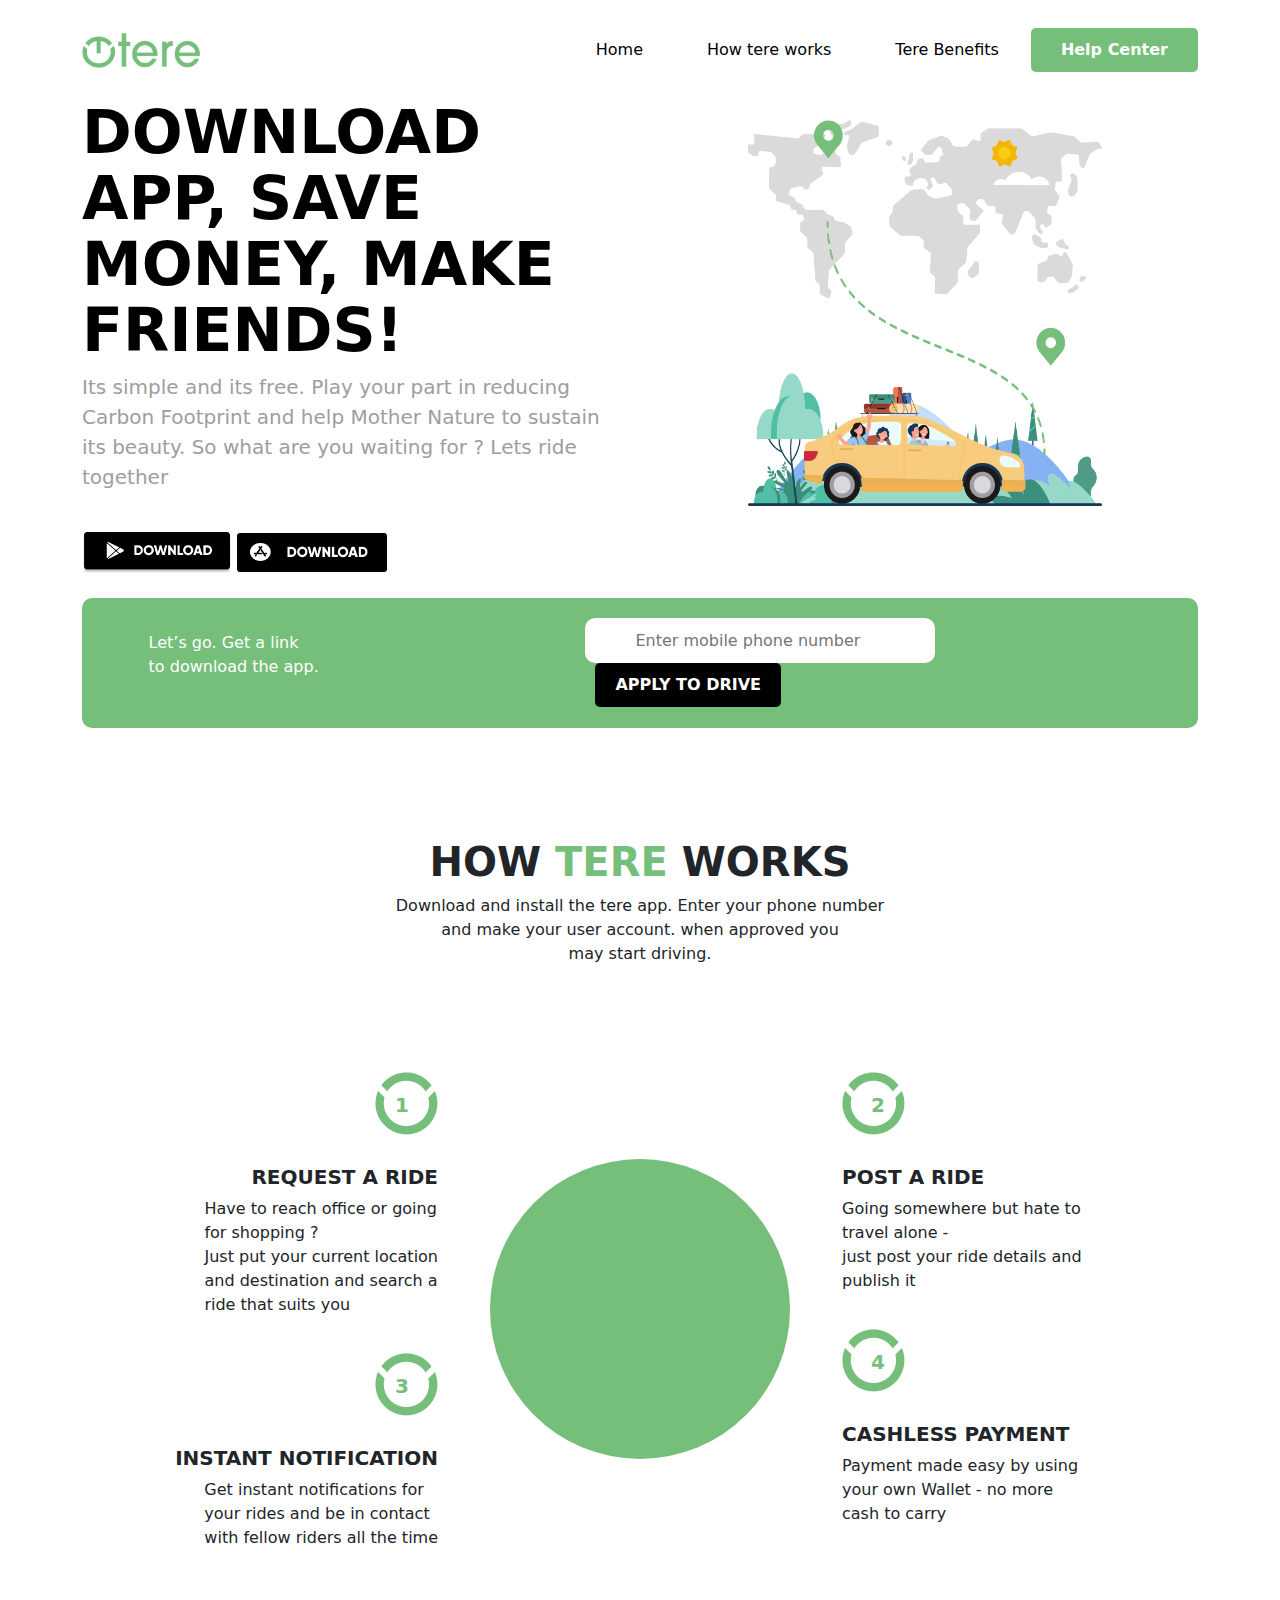
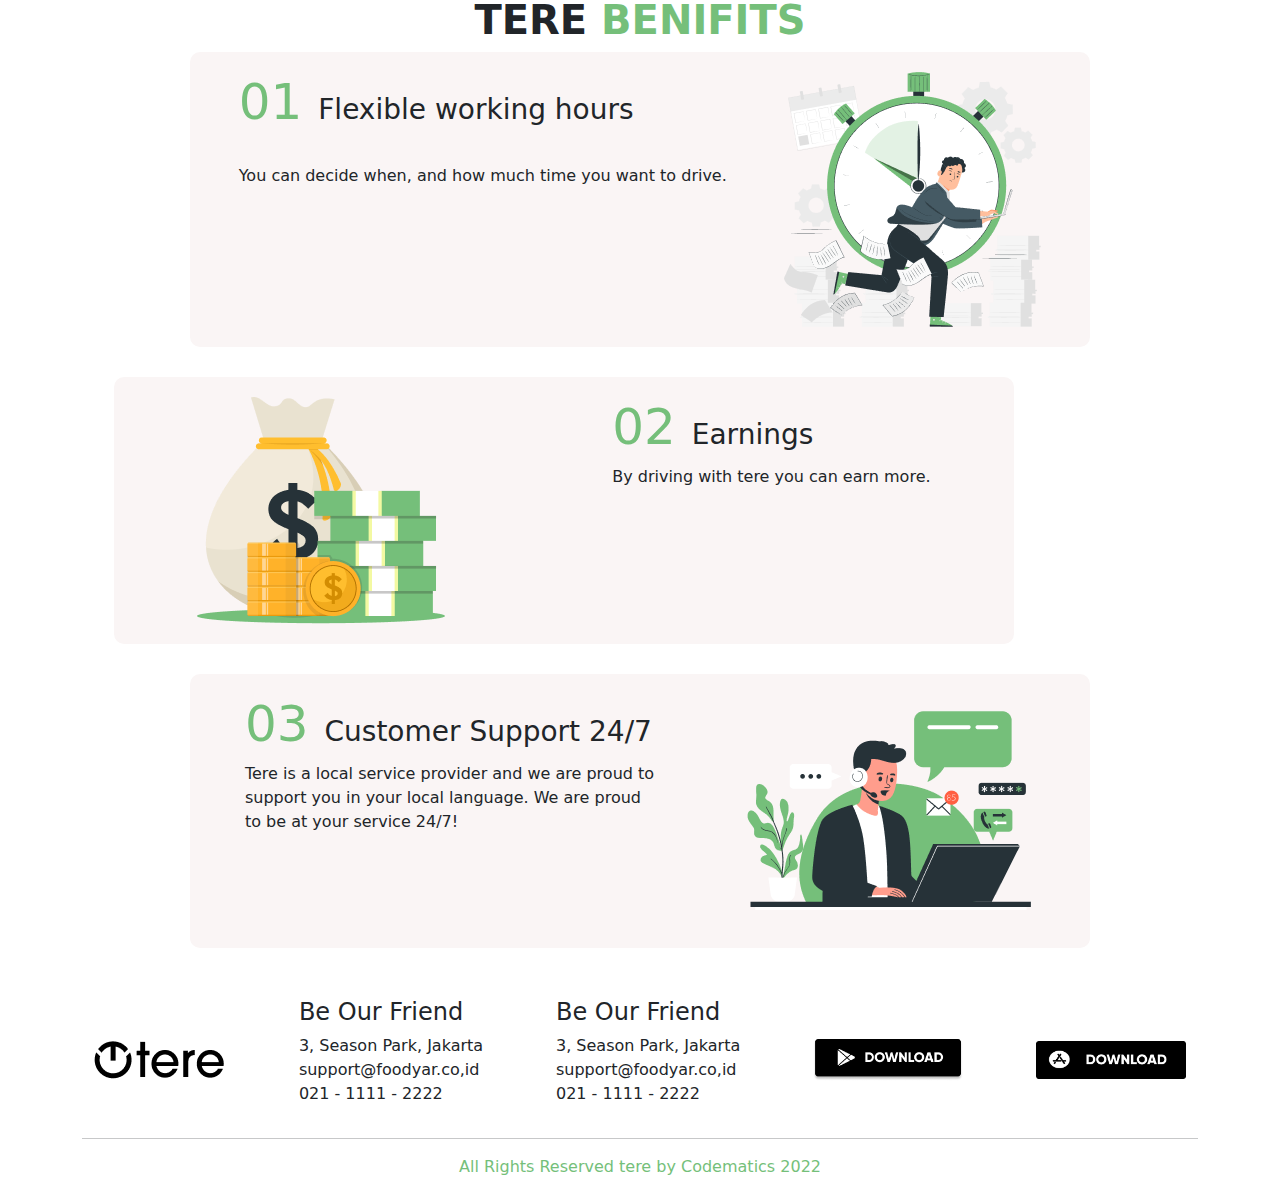
<file: otere/index.html>
<!DOCTYPE html>
<html lang="en">

<head>
    <meta charset="UTF-8">
    <meta name="viewport" content="width=device-width, initial-scale=1.0">
    <link href="https://cdn.jsdelivr.net/npm/bootstrap@5.3.3/dist/css/bootstrap.min.css" rel="stylesheet"
        integrity="sha384-QWTKZyjpPEjISv5WaRU9OFeRpok6YctnYmDr5pNlyT2bRjXh0JMhjY6hW+ALEwIH" crossorigin="anonymous">
    <script src="https://cdn.jsdelivr.net/npm/bootstrap@5.3.3/dist/js/bootstrap.bundle.min.js"
        integrity="sha384-YvpcrYf0tY3lHB60NNkmXc5s9fDVZLESaAA55NDzOxhy9GkcIdslK1eN7N6jIeHz"
        crossorigin="anonymous"></script>
    <link rel="stylesheet" href="style.css">
    <title>Document</title>
</head>

<body>



    <nav class="navbar navbar-expand-lg ">
        <div class="container">
            <a class="navbar-brand" href="#">
                <img width="120" src="images/logo.png" alt="">
            </a>
            <button class="navbar-toggler" type="button" data-bs-toggle="collapse"
                data-bs-target="#navbarSupportedContent" aria-controls="navbarSupportedContent" aria-expanded="false"
                aria-label="Toggle navigation">
                <span class="navbar-toggler-icon"></span>
            </button>
            <div class="collapse navbar-collapse" id="navbarSupportedContent">
                <ul class="navbar-nav ms-auto mb-2 mb-lg-0">
                    <li class="nav-item mx-4">
                        <a class="nav-link active" aria-current="page" href="#">Home</a>
                    </li>
                    <li class="nav-item mx-4">
                        <a class="nav-link active" aria-current="page" href="#">How tere works</a>
                    </li>
                    <li class="nav-item mx-4">
                        <a class="nav-link active" aria-current="page" href="#">Tere Benefits</a>
                    </li>
                </ul>
                <form class="d-flex justify-content-center" role="search">
                    <button class="theme-btn" type="submit">Help Center</button>
                </form>
            </div>
        </div>
    </nav>

    <div class="container">
        <div class="row theme-slide">
            <div class="col-12 col-sm-12 col-md-6 col-lg-6">
                <div class="slide-content">
                    <div>
                        <h1>
                            DOWNLOAD APP,
                            SAVE MONEY, MAKE
                            FRIENDS!
                        </h1>
                        <span>
                            Its simple and its free. Play your part in reducing Carbon Footprint and help Mother Nature
                            to
                            sustain its beauty. So what are you waiting for ?
                            Lets ride together
                        </span>
                    </div>
                    <div class="store-icons">
                        <img width="150px" src="images/btn1 (1).png" alt="">
                        <img width="150px" src="images/btn2.png" alt="">
                    </div>
                </div>
            </div>

            <div class="col-12 col-sm-12 col-md-6 col-lg-6">
                <div class="slide">
                    <img src="images/img1.png" alt="">
                </div>
            </div>
        </div>

        <div class="form container mt-4">
            <div class="p-sec col-lg-6 col-sm-12 d-flex text-align-center">
                <p>
                    Let’s go. Get a link <br>
                    to download the app.
                </p>
            </div>
            <div class="input-section col-lg-6 col-sm-12">
                <form action="">
                    <input type="text" placeholder="Enter mobile phone number">
                    <button class="form-button">APPLY TO DRIVE</button>
                </form>
            </div>
        </div>

        <div class="conatiner head">
            <div class="heading">
                <h1>HOW <span>TERE</span> WORKS</h1>
                <p>Download and install the tere app. Enter your phone number <br> and make your user account. when
                    approved
                    you <br> may start driving.</p>
            </div>
            <div class="row">
                <div class="col">
                    <div class="left-top">
                        <img src="images/Group 3694.png" alt="">
                        <span>1</span>
                        <h5>REQUEST A RIDE</h5>
                        <p>Have to reach office or going <br>for shopping ? <br>
                            Just put your current location <br> and destination and search a<br> ride that suits you</p>
                    </div>
                    <div class="left-top">
                        <img src="images/Group 3694.png" alt="">
                        <span>3</span>
                        <h5>INSTANT NOTIFICATION</h5>
                        <P>Get instant notifications for <br> your rides and be in contact <br> with fellow riders all
                            the time
                        </P>
                    </div>
                </div>
                <div class="col mid-circle">
                    <div class="circle">
                        <div class="mob-img">
                            <img src="images/Group 3693.png" alt="">
                        </div>

                    </div>
                </div>
                <div class="col">
                    <div class="right-top">
                        <img src="images/Group 3694.png" alt="">
                        <span>2</span>
                        <h5>POST A RIDE</h5>
                        <P>
                            Going somewhere but hate to <br>
                            travel alone -<br>
                            just post your ride details and <br>
                            publish it
                        </P>
                    </div>
                    <div class="right-top">
                        <img src="images/Group 3694.png" alt="">
                        <span>4</span>
                        <h5>CASHLESS PAYMENT</h5>
                        <p>Payment made easy by using <br>
                            your own Wallet - no more <br>
                            cash to carry
                        </p>
                    </div>
                </div>
            </div>
        </div>
        <div class="container tere-benifits">

            <h1>TERE <span>BENIFITS</span></h1>

            <div class="container benifit-card-left">
                <div class="card-content">
                    <h3> <span>
                            01 </span>
                        Flexible working hours
                    </h3> <br>
                    <p>
                        You can decide when, and how much
                        time you want to drive.
                    </p>
                </div>
                <div class="img">
                    <img src="images/Frame.png" alt="">
                </div>
            </div>
            <div class="container benifit-card-right">
                <div class="img">
                    <img src="images/Frame (2).png" alt="">
                </div>
                <div class="card-content">

                    <h3> <span>

                            02 </span>
                        Earnings
                    </h3>
                    <p>
                        By driving with tere you can
                        earn more.
                    </p>
                </div>

            </div>
            <div class="container benifit-card-left">
                <div class="card-content">
                    <h3> <span>

                            03 </span>
                        Customer Support 24/7
                    </h3>
                    <p>
                        Tere is a local service provider and we are proud to <br> support you in your local language. We
                        are proud <br> to be at your service 24/7!
                    </p>
                </div>
                <div class="img">
                    <img src="images/Frame (1).png" alt="">
                </div>
            </div>
        </div>
        <div class="container footer">
            <div class="tere-img">
                <img src="images/Group 3703.png" alt="">
            </div>
            <div class="address">
                <h4>Be Our Friend</h4>
                <p>3, Season Park, Jakarta <br>
                    support@foodyar.co,id <br>
                    021 - 1111 - 2222 </p>
            </div>
            <div class="address">
                <h4>Be Our Friend</h4>
                <p>3, Season Park, Jakarta <br>
                    support@foodyar.co,id <br>
                    021 - 1111 - 2222 </p>
            </div>
            <div class="img">
                <img width="150px" src="images/btn1 (1).png" alt="">
            </div>
            <div class="img">
                <img width="150px" src="images/btn2.png" alt="">
            </div>
        </div>
        <hr>
        <div class="rights">
            <p>All Rights Reserved tere by Codematics 2022</p>
        </div>
    </div>
</body>

</html>
</file>
<file: otere/style.css>
.navbar{
    background-color: #fff;
    height: 100px;
}
.theme-btn{
    background-color: #75BF7A;
    border: none;
    color: white;
    padding: 10px 30px;
    border-radius: 5px;
    font-weight: bold;
}
.nav-item > a {
    font-weight: 500;
    color: #000;
}

.slide-content{
    display: flex;
    flex-direction: column;
    justify-content: center;
    height: 100%;
}
.slide-content > div >h1{
    font-weight: 800;
    line-height: 65.91px;
    color: #000;
    font-size: 60px;
}
.slide-content > div > span{
    color: #9E9DA2;
    font-size: 20px;
}
.slide{
   display: flex;
    justify-content: center;  
    padding: 20px;
} 

.slide > img{
    width: 70%;
} 
.store-icons{
    margin-top: 40px;
}


.form{
    background-color: #75BF7A;
    color: white;
    height: 130px;
    margin-top: 20px;
    margin-bottom: 40px;
    border-radius: 10px;
    justify-content: center !important;
    display: flex;
    align-items: center;
}
.p-sec{
    width: 40%;
}
.form > p{
    width: 40%;
    font-size: 20px !important;
}
.input-section input{
    height: 45px;
    width: 350px;
    border-radius: 10px;
    border: 0;
   color: #FBFBFB;
   padding: 10px 50px;
}

form > input{
padding-left: 30px;

}
.form-button{
    background-color: #000;
    color: white;
    padding: 10px 20px;
    border: 0;
 font-weight: 600;
border-radius: 5px;
margin-left: 10px;
}
.heading{
    padding: 70px;
}
.heading > h1{
  text-align: center;
  font-weight: 800;
}
.heading > p {
    text-align: center;
}

h1 > span {
    color: #75BF7A;
}
.left-top{
    display: flex;
  flex-direction: column;
  justify-content: end;
  align-items: end;
  margin-top: 20px;
}
.left-top >h5{
  font-weight: 800;
}
.left-top > span{
    position: relative;
    color: #75BF7A;
    font-weight: 700;
 right: 29px;
 top: -45px;
 z-index: 1;
    font-size: 20px;
}
.mid-circle{
   display: flex;
   flex-direction: column;
   justify-content: center;
   align-items: center;
}
.circle{
    width: 300px;
    height: 300px;
    border-radius: 50%;
    background-color: #75BF7A;
}
.mob-img > img{
    display: none;
}
.right-top{
    display: flex;
  flex-direction: column;
  justify-content: start;
  align-items: start;
  margin-top: 20px;
}
.right-top >h5{
  font-weight: 800;
}
.right-top > span{
    position: relative;
    color: #75BF7A;
    font-weight: 700;
 left: 29px;
 top: -45px;
 z-index: 1;
    font-size: 20px;
}
.tere-benifits{
    margin-top: 30px;

}
.tere-benifits > h1{
    text-align: center;
    font-weight: 800;
}
/* .card-content{
    display: flex;
} */
.card-content > h3 > span{
    color: #75BF7A;
 font-size: 50px;

}
.card-content{
    justify-content: center;
    align-items: center;
}

.benifit-card-left{
    display: flex;
   justify-content: space-around;
    
    height: auto;
    width: 900px;
    border-radius: 10px;
    background-color: #faf5f5;
 padding : 20px 20px;
 margin-bottom: 30px;
}
.benifit-card-right{
    display: flex;
    justify-content: space-around;
    height: auto;
    width: 900px;
    border-radius: 10px;
    background-color: #faf5f5;
    padding : 20px 0px;
    margin-left: 20px;
    margin-bottom: 30px;
}

.footer{
    display: flex;
    flex-direction: row;
    justify-content: space-between;
    align-items: center;
    height: auto;
    margin-top: 30px;
    padding-top: 20px;
}
.rights{
    color: #75BF7A;
    text-align: center;
}

@media only screen and (max-width: 990px){
    .navbar{
        height: auto;
    }
    .navbar-nav{
        padding: 10px;
        text-align: center;
    }
    .slide > img{
        width:100%;
        height: 400px;
        object-fit: contain;
    }
    .slide-content > div >h1{
        font-size: 40px;
        line-height: 40px;
    }
}

@media only screen and (max-width: 600px){
     .slide-content{
        /* padding: 30px 20px; */
        text-align: center;
     }
     .store-icons > img{
        width: 100px;
     }
     .theme-slide{
        flex-direction: column-reverse;
     }
     .form{
        flex-direction: column;
        height: auto;
        width: auto;
        justify-content: start;
        align-items: flex-start;
        padding: 20px;
     }
     .p-sec{
        width: 100%;
     }
     .p-sec > p{
        font-size: 25px;
        line-height: 20px;
     }
     .input-section{
        width: 100%;
     }
     .input-section input{
        width: 100%;
        margin-bottom: 10px;
     }
     .input-section button{
        width: 100%;
     }
     .form-button{
        margin-left: 0px;
     }
     .heading > h1{
        width: 100%;
       font-size: large;
}
.left-top {
    width: 100%;
    justify-content: center;
    align-items: center;
}
.left-top > span{
    right: 0px;
}
.right-top {
    width: 100%;
    justify-content: center;
    align-items: center;
}
.right-top > span{
left: 0px;
}
.circle{
    margin: 100px 0px;
}
.mob-img > img{
display: block;
height: auto;
position: absolute;
z-index: 10;
top: 1940px;
left: 75px;
}
.benifit-card-left{
    display: flex;
    flex-direction: column;
    width: auto;
    justify-content: center;
    align-items: center;
}
.benifit-card-right{
    display: flex;
    flex-direction: column-reverse;
    width: auto;
    justify-content: center;
    align-items: center;
    margin-left: 0px;
}
.card-content > h3 > span{
    font-size: 30px;
}
.footer{
    display: flex;
    flex-direction: column;
    align-items: center;
   justify-content: space-between;
}
.tere-img{
    margin-bottom: 30px;
}
}
</file>
